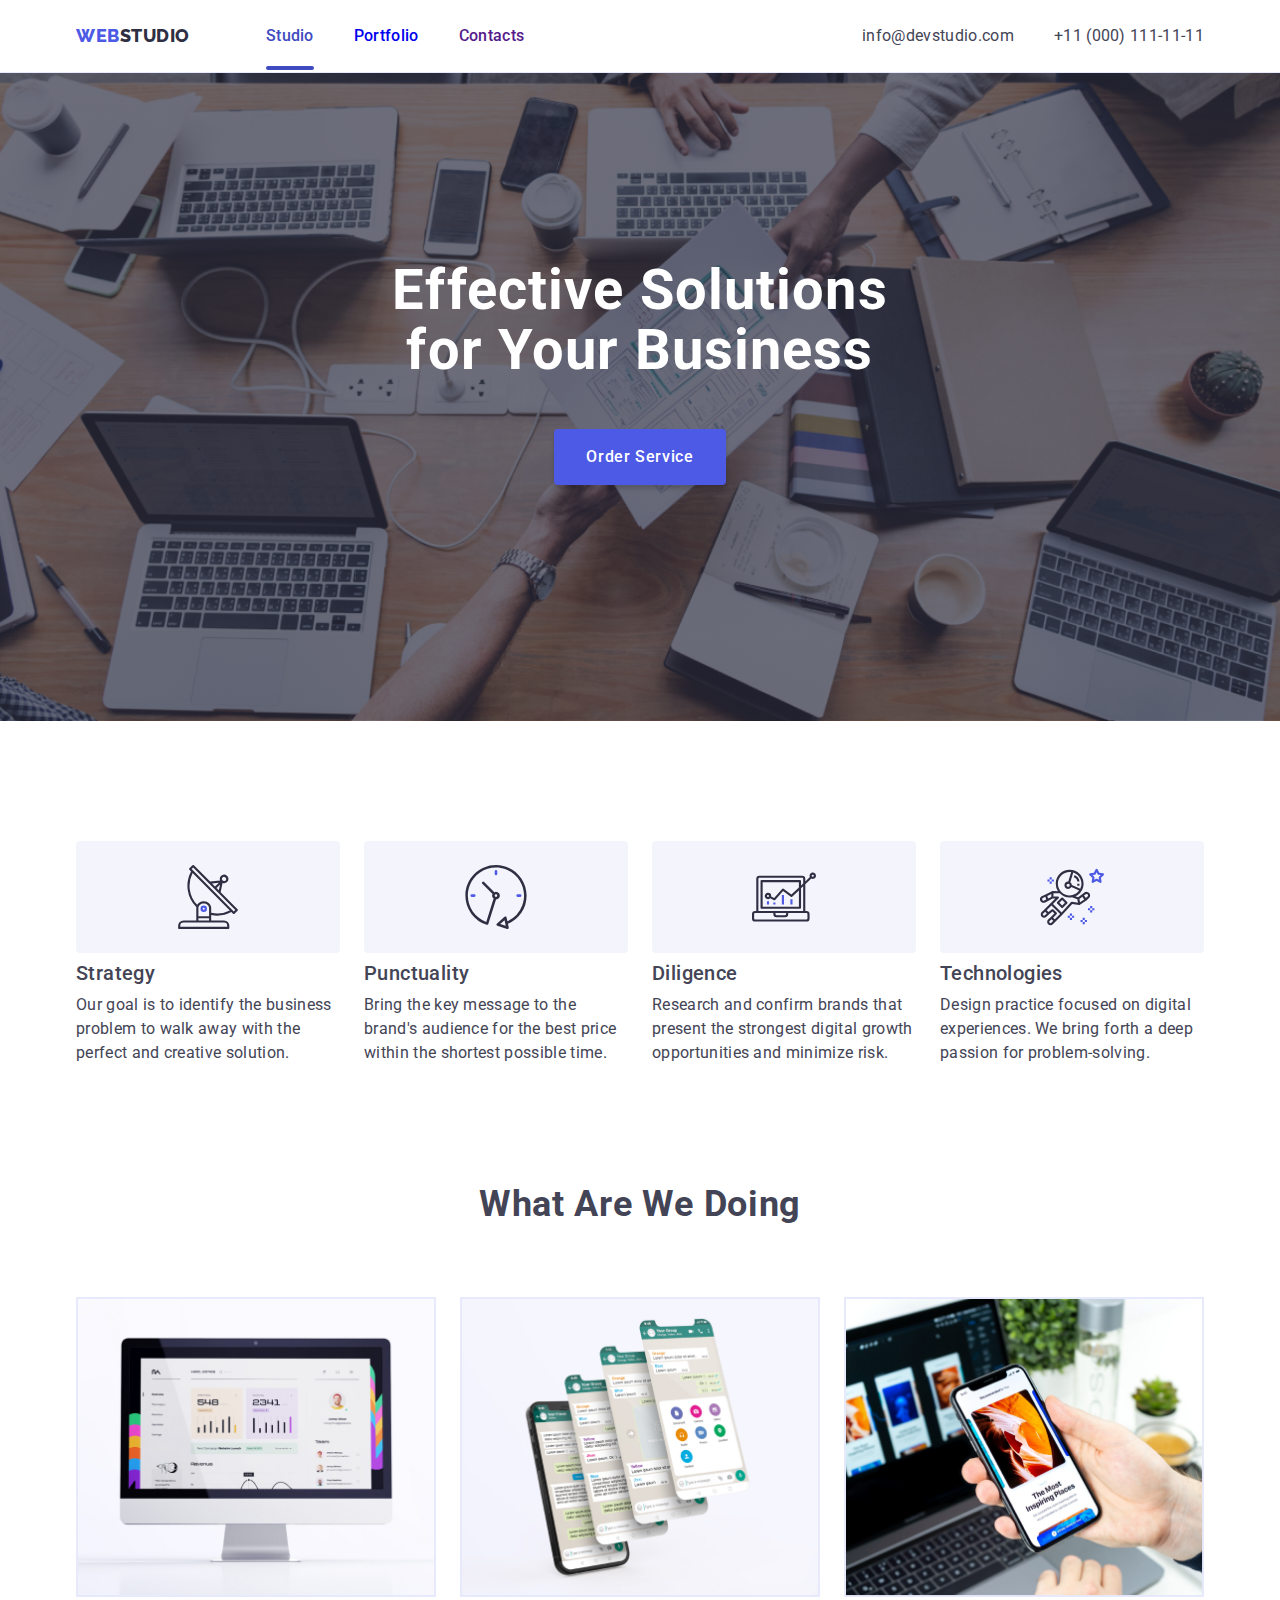
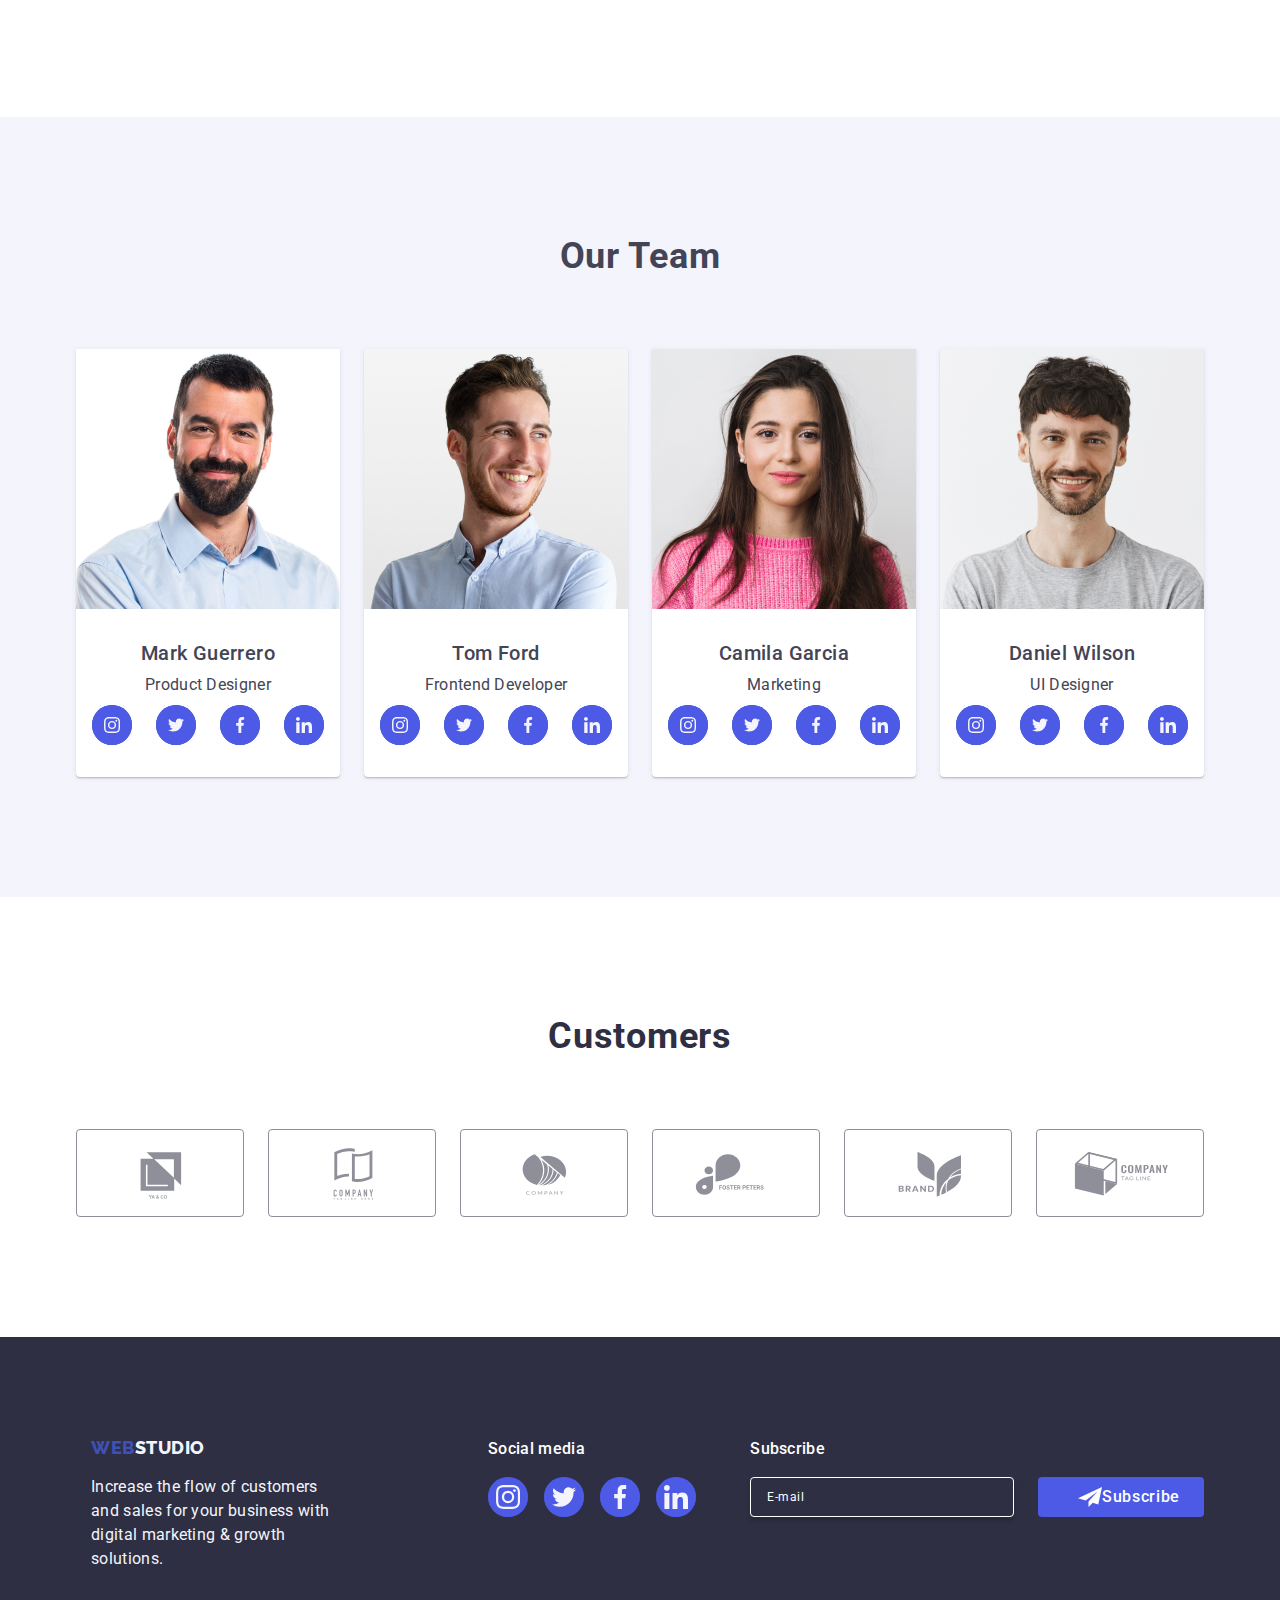
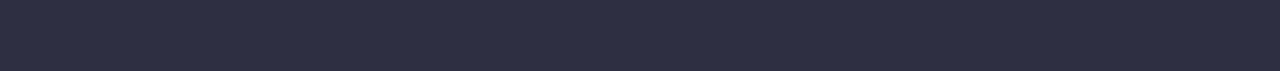
<file: index.html>
<!DOCTYPE html>
<html lang="en">
  <head>
    <meta charset="UTF-8" />
    <link rel="preconnect" href="https://fonts.googleapis.com" />
    <link rel="preconnect" href="https://fonts.gstatic.com" crossorigin />
    <link
      href="https://fonts.googleapis.com/css2?family=Raleway:wght@800&family=Roboto:wght@400;500;700&display=swap"
      rel="stylesheet"
    />
    <meta name="viewport" content="width=device-width, initial-scale=1.0" />
    <link
      rel="stylesheet"
      href="https://cdn.jsdelivr.net/npm/modern-normalize@2.0.0/modern-normalize.min.css"
    />
    <link rel="stylesheet" href="./css/styles.css" />
    <title>Web Studio</title>
    <style>
      body {
        font-family: 'Roboto', sans-serif;
        color: #434455;
        background-color: #ffffff;
      }
      img {
        display: block;
      }
    </style>
  </head>

  <body>
    <header class="header">
      <div class="container-header container">
        <nav class="header-nav">
          <a class="logo link" href="./">Web<span class="studio">Studio</span></a>
          <ul class="list ul-header">
            <li class="nav-list">
              <a class="list-header link current" href="./index.html">Studio</a>
            </li>
            <li class="nav-list">
              <a class="list-header link" href="./portfolio.html">Portfolio</a>
            </li>
            <li class="nav-list">
              <a class="list-header link" href="">Contacts</a>
            </li>
          </ul>
        </nav>
        <address class="add">
          <ul class="ul-add list">
            <li>
              <a class="add-list link" href="mailto:info@devstudio.com">info@devstudio.com</a>
            </li>
            <li>
              <a class="add-list link" href="tel:+110001111111">+11 (000) 111-11-11</a>
            </li>
          </ul>
        </address>
      </div>
    </header>

    <main>
      <!--section 1-->
      <section class="hero section">
        <div class="container">
          <h1 class="title-hero">Effective Solutions for Your Business</h1>
          <button type="button" class="click-hero" data-modal-open
            ><span class="span-order">Order Service</span></button
          >
        </div>
      </section>
      <!--section 2-->
      <section class="features-section section">
        <div class="container">
          <h2 class="second-title visually-hidden">Our features</h2>
          <ul class="list ul-features">
            <li class="list-features">
              <div class="second-section-logos">
                <svg class="logos-second" width="64" height="64">
                  <use href="./images/icons.svg#icon-block-4"></use>
                </svg>
              </div>
              <h3 class="features-titles">Strategy</h3>
              <p class="par-features">
                Our goal is to identify the business problem to walk away with the perfect and
                creative solution.
              </p>
            </li>
            <li class="list-features">
              <div class="second-section-logos">
                <svg class="logos-second" width="64" height="64">
                  <use href="./images/icons.svg#icon-clock-1"></use>
                </svg>
              </div>
              <h3 class="features-titles">Punctuality</h3>
              <p class="par-features">
                Bring the key message to the brand's audience for the best price within the shortest
                possible time.
              </p>
            </li>
            <li class="list-features">
              <div class="second-section-logos">
                <svg class="logos-second" width="64" height="64">
                  <use href="./images/icons.svg#icon-block-3"></use>
                </svg>
              </div>
              <h3 class="features-titles">Diligence</h3>
              <p class="par-features">
                Research and confirm brands that present the strongest digital growth opportunities
                and minimize risk.
              </p>
            </li>
            <li class="list-features">
              <div class="second-section-logos">
                <svg class="logos-second" width="64" height="64">
                  <use href="./images/icons.svg#icon-block-1"></use>
                </svg>
              </div>
              <h3 class="features-titles">Technologies</h3>
              <p class="par-features">
                Design practice focused on digital experiences. We bring forth a deep passion for
                problem-solving.
              </p>
            </li>
          </ul>
        </div>
      </section>
      <!--section 3-->
      <section class="section-do section">
        <div class="container">
          <h2 class="title-do">What are we doing</h2>
          <ul class="list list-do">
            <li class="list-do-do">
              <img class="img-do" src="./images/do1.jpg" alt="Business analysis" width="360" />
            </li>
            <li class="list-do-do">
              <img
                class="img-do"
                src="./images/do2.jpg"
                alt="Individual communication"
                width="360"
              />
            </li>
            <li class="list-do-do">
              <img class="img-do" src="./images/do3.jpg" alt="Special offerings" width="360" />
            </li>
          </ul>
        </div>
      </section>
      <!--section 4-->
      <section class="section-four section">
        <div class="container">
          <h2 class="title-team">Our Team</h2>
          <ul class="list ul-team">
            <li class="list-four">
              <img class="img-team" src="./images/team1.jpg" alt="Mark Guerrero" width="264" />
              <div class="card-team">
                <h3 class="team-names">Mark Guerrero</h3>
                <p class="team-jobs">Product Designer</p>
                <ul class="list logo-social-list">
                  <li class="logo-social-team"
                    ><a class="team-links-social" href="">
                      <svg class="logo-team-svg" width="16" height="16">
                        <use href="./images/icons.svg#icon-instagram-1"></use>
                      </svg>
                    </a>
                  </li>
                  <li class="logo-social-team"
                    ><a class="team-links-social" href="">
                      <svg class="logo-team-svg" width="16" height="16">
                        <use href="./images/icons.svg#icon-twitter-1"></use>
                      </svg>
                    </a>
                  </li>
                  <li class="logo-social-team"
                    ><a class="team-links-social" href="">
                      <svg class="logo-team-svg" width="16" height="16">
                        <use href="./images/icons.svg#icon-facebook-1"></use>
                      </svg>
                    </a>
                  </li>
                  <li class="logo-social-team"
                    ><a class="team-links-social" href="">
                      <svg class="logo-team-svg" width="16" height="16">
                        <use href="./images/icons.svg#icon-linkedin-1"></use>
                      </svg>
                    </a>
                  </li>
                </ul>
              </div>
            </li>
            <li class="list-four">
              <img class="img-team" src="./images/team2.jpg" alt="Tom Ford" width="264" />
              <div class="card-team">
                <h3 class="team-names">Tom Ford</h3>
                <p class="team-jobs">Frontend Developer</p>

                <ul class="list logo-social-list">
                  <li class="logo-social-team"
                    ><a class="team-links-social" href="">
                      <svg class="logo-team-svg" width="16" height="16">
                        <use href="./images/icons.svg#icon-instagram-1"></use>
                      </svg>
                    </a>
                  </li>
                  <li class="logo-social-team"
                    ><a class="team-links-social" href="">
                      <svg class="logo-team-svg" width="16" height="16">
                        <use href="./images/icons.svg#icon-twitter-1"></use>
                      </svg>
                    </a>
                  </li>
                  <li class="logo-social-team"
                    ><a class="team-links-social" href="">
                      <svg class="logo-team-svg" width="16" height="16">
                        <use href="./images/icons.svg#icon-facebook-1"></use>
                      </svg>
                    </a>
                  </li>
                  <li class="logo-social-team"
                    ><a class="team-links-social" href="">
                      <svg class="logo-team-svg" width="16" height="16">
                        <use href="./images/icons.svg#icon-linkedin-1"></use>
                      </svg>
                    </a>
                  </li>
                </ul>
              </div>
            </li>
            <li class="list-four">
              <img class="img-team" src="./images/team3.jpg" alt="Camila Garcia" width="264" />
              <div class="card-team">
                <h3 class="team-names">Camila Garcia</h3>
                <p class="team-jobs">Marketing</p>

                <ul class="list logo-social-list">
                  <li class="logo-social-team"
                    ><a class="team-links-social" href="">
                      <svg class="logo-team-svg" width="16" height="16">
                        <use href="./images/icons.svg#icon-instagram-1"></use>
                      </svg>
                    </a>
                  </li>
                  <li class="logo-social-team"
                    ><a class="team-links-social" href="">
                      <svg class="logo-team-svg" width="16" height="16">
                        <use href="./images/icons.svg#icon-twitter-1"></use>
                      </svg>
                    </a>
                  </li>
                  <li class="logo-social-team"
                    ><a class="team-links-social" href="">
                      <svg class="logo-team-svg" width="16" height="16">
                        <use href="./images/icons.svg#icon-facebook-1"></use>
                      </svg>
                    </a>
                  </li>
                  <li class="logo-social-team"
                    ><a class="team-links-social" href="">
                      <svg class="logo-team-svg" width="16" height="16">
                        <use href="./images/icons.svg#icon-linkedin-1"></use>
                      </svg>
                    </a>
                  </li>
                </ul>
              </div>
            </li>
            <li class="list-four">
              <img class="img-team" src="./images/team4.jpg" alt="Daniel Wilson" width="264" />
              <div class="card-team">
                <h3 class="team-names">Daniel Wilson</h3>
                <p class="team-jobs">UI Designer</p>

                <ul class="list logo-social-list">
                  <li class="logo-social-team"
                    ><a class="team-links-social" href="">
                      <svg class="logo-team-svg" width="16" height="16">
                        <use href="./images/icons.svg#icon-instagram-1"></use>
                      </svg>
                    </a>
                  </li>
                  <li class="logo-social-team"
                    ><a class="team-links-social" href="">
                      <svg class="logo-team-svg" width="16" height="16">
                        <use href="./images/icons.svg#icon-twitter-1"></use>
                      </svg>
                    </a>
                  </li>
                  <li class="logo-social-team"
                    ><a class="team-links-social" href="">
                      <svg class="logo-team-svg" width="16" height="16">
                        <use href="./images/icons.svg#icon-facebook-1"></use>
                      </svg>
                    </a>
                  </li>
                  <li class="logo-social-team"
                    ><a class="team-links-social" href="">
                      <svg class="logo-team-svg" width="16" height="16">
                        <use href="./images/icons.svg#icon-linkedin-1"></use>
                      </svg>
                    </a>
                  </li>
                </ul>
              </div>
            </li>
          </ul>
        </div>
      </section>
      <!-- Section 5 -->
      <section class="section-customers section">
        <div class="section-fifth container">
          <h2 class="title-customers">Customers</h2>
          <ul class="list customers-list">
            <li class="customers-item">
              <a class="link customers-link" href="">
                <svg width="104" height="56" class="custom-logo">
                  <use href="./images/icons.svg#icon-logo-1"></use>
                </svg>
              </a>
            </li>
            <li class="customers-item">
              <a class="link customers-link" href="">
                <svg width="104" height="56" class="custom-logo">
                  <use href="./images/icons.svg#icon-logo-2"></use>
                </svg>
              </a>
            </li>
            <li class="customers-item"
              ><a class="link customers-link" href="">
                <svg width="104" height="56" class="custom-logo">
                  <use href="./images/icons.svg#icon-logo-3"></use>
                </svg>
              </a>
            </li>
            <li class="customers-item"
              ><a class="link customers-link" href="">
                <svg width="104" height="56" class="custom-logo">
                  <use href="./images/icons.svg#icon-logo-4"></use>
                </svg>
              </a>
            </li>
            <li class="customers-item"
              ><a class="link customers-link" href="">
                <svg width="104" height="56" class="custom-logo">
                  <use href="./images/icons.svg#icon-logo-5"></use>
                </svg>
              </a>
            </li>
            <li class="customers-item"
              ><a class="link customers-link" href="">
                <svg width="104" height="56" class="custom-logo">
                  <use href="./images/icons.svg#icon-logo-6"></use>
                </svg>
              </a>
            </li>
          </ul>
        </div>
      </section>
    </main>

    <footer class="foot">
      <div class="container-foot container">
        <div class="container logo-par-foot">
          <a class="logo-foot link" href="index.html">Web<span class="foot-studio">Studio</span></a>
          <p class="foot-par">
            Increase the flow of customers and sales for your business with digital marketing &
            growth solutions.
          </p>
        </div>
        <div class="container">
          <p class="social-foot-text">Social media</p>
          <ul class="foot-social-list list">
            <li class="foot-social-item"
              ><a class="links-social-foot" href="">
                <svg class="foot-social-logo" width="24" height="24">
                  <use class="foot-social-use" href="./images/icons.svg#icon-foot-1"></use>
                </svg>
              </a>
            </li>
            <li class="foot-social-item"
              ><a class="links-social-foot" href="">
                <svg class="foot-social-logo" width="24" height="24">
                  <use class="foot-social-use" href="./images/icons.svg#icon-foot-2"></use>
                </svg>
              </a>
            </li>
            <li class="foot-social-item"
              ><a class="links-social-foot" href="">
                <svg class="foot-social-logo" width="24" height="24">
                  <use class="foot-social-use" href="./images/icons.svg#icon-foot-3"></use>
                </svg>
              </a>
            </li>
            <li class="foot-social-item"
              ><a class="links-social-foot" href="">
                <svg class="foot-social-logo" width="24" height="24">
                  <use class="foot-social-use" href="./images/icons.svg#icon-foot-4"></use>
                </svg>
              </a>
            </li>
          </ul>
        </div>
        <div class="div-form-footer">
          <p class="form-par">Subscribe</p>
          <form class="form-footer">
            <label for="user_email" class="label-box">
              <input
                class="input-foot"
                type="email"
                name="email"
                placeholder="E-mail"
                id="user_email"
                required
              />
            </label>
            <button type="submit" class="button-footer">
              <svg class="svg-footer-button" width="24" height="24">
                <use href="./images/icons.svg#icon-footer-button"></use>
              </svg>
              <span class="text-footer-form">Subscribe</span>
            </button>
          </form>
        </div>
      </div>
    </footer>

    <div class="backdrop is-hidden" data-modal
      ><div class="modal">
        <button class="btn-close" type="button" data-modal-close>
          <svg class="btn-close-icon" width="8" height="8">
            <use href="./images/icons.svg#icon-close-cross"></use>
          </svg>
        </button>
        <p class="title-form"> Leave your contacts and we will call you back </p>
        <form class="form-mod">
          <div class="modal-form-div">
            <label class="modal-form-label" for="user-name">Name</label>
            <div class="form-input-box">
              <input class="box-input" type="text" name="user-name" id="user-name" />
              <svg class="box-input-svg" width="18" height="24">
                <use href="./images/icons.svg#icon-person-first"></use>
              </svg>
            </div>
          </div>

          <div class="modal-form-div">
            <label class="modal-form-label" for="user-name">Phone</label>
            <div class="form-input-box">
              <input class="box-input" type="text" name="user-name" id="user-tel" />
              <svg class="box-input-svg" width="18" height="24">
                <use href="./images/icons.svg#icon-phone-black"></use>
              </svg>
            </div>
          </div>

          <div class="modal-form-div">
            <label class="modal-form-label" for="user-name">Email</label>
            <div class="form-input-box">
              <input class="box-input" type="text" name="user-name" id="user-email" />
              <svg class="box-input-svg" width="18" height="24">
                <use href="./images/icons.svg#icon-email-black"></use>
              </svg>
            </div>
          </div>

          <div class="box-comment">
            <label for="user-comment" class="modal-form-label">Comment</label>

            <textarea
              class="form-textarea"
              name="user-comment"
              id="user-comment"
              placeholder="Text input"
              cols="30"
              rows="10"
            ></textarea>
          </div>

          <div class="modal-form-checkbox-div">
            <input
              class="modal-form-checkbox visually-hidden"
              type="checkbox"
              name="user-privacy"
              id="user-privacy"
              value="true"
            />
            <label class="modal-form-label-checkbox" for="user-privacy"
              ><span class="modal-form-span">
                <svg width="10" height="8" class="modal-form-svg">
                  <use href="./images/icons.svg#icon-checked-click"></use>
                </svg> </span
              >I accept the terms and conditions of the
              <a class="modal-form-link" href="">Privacy Policy</a></label
            >
          </div>

          <button type="submit" class="modal-btn-send"
            ><span class="modal-btn-text">Send</span></button
          >
        </form>
      </div>
    </div>
    <script src="./js/modal.js"></script>
  </body>
</html>
</file>
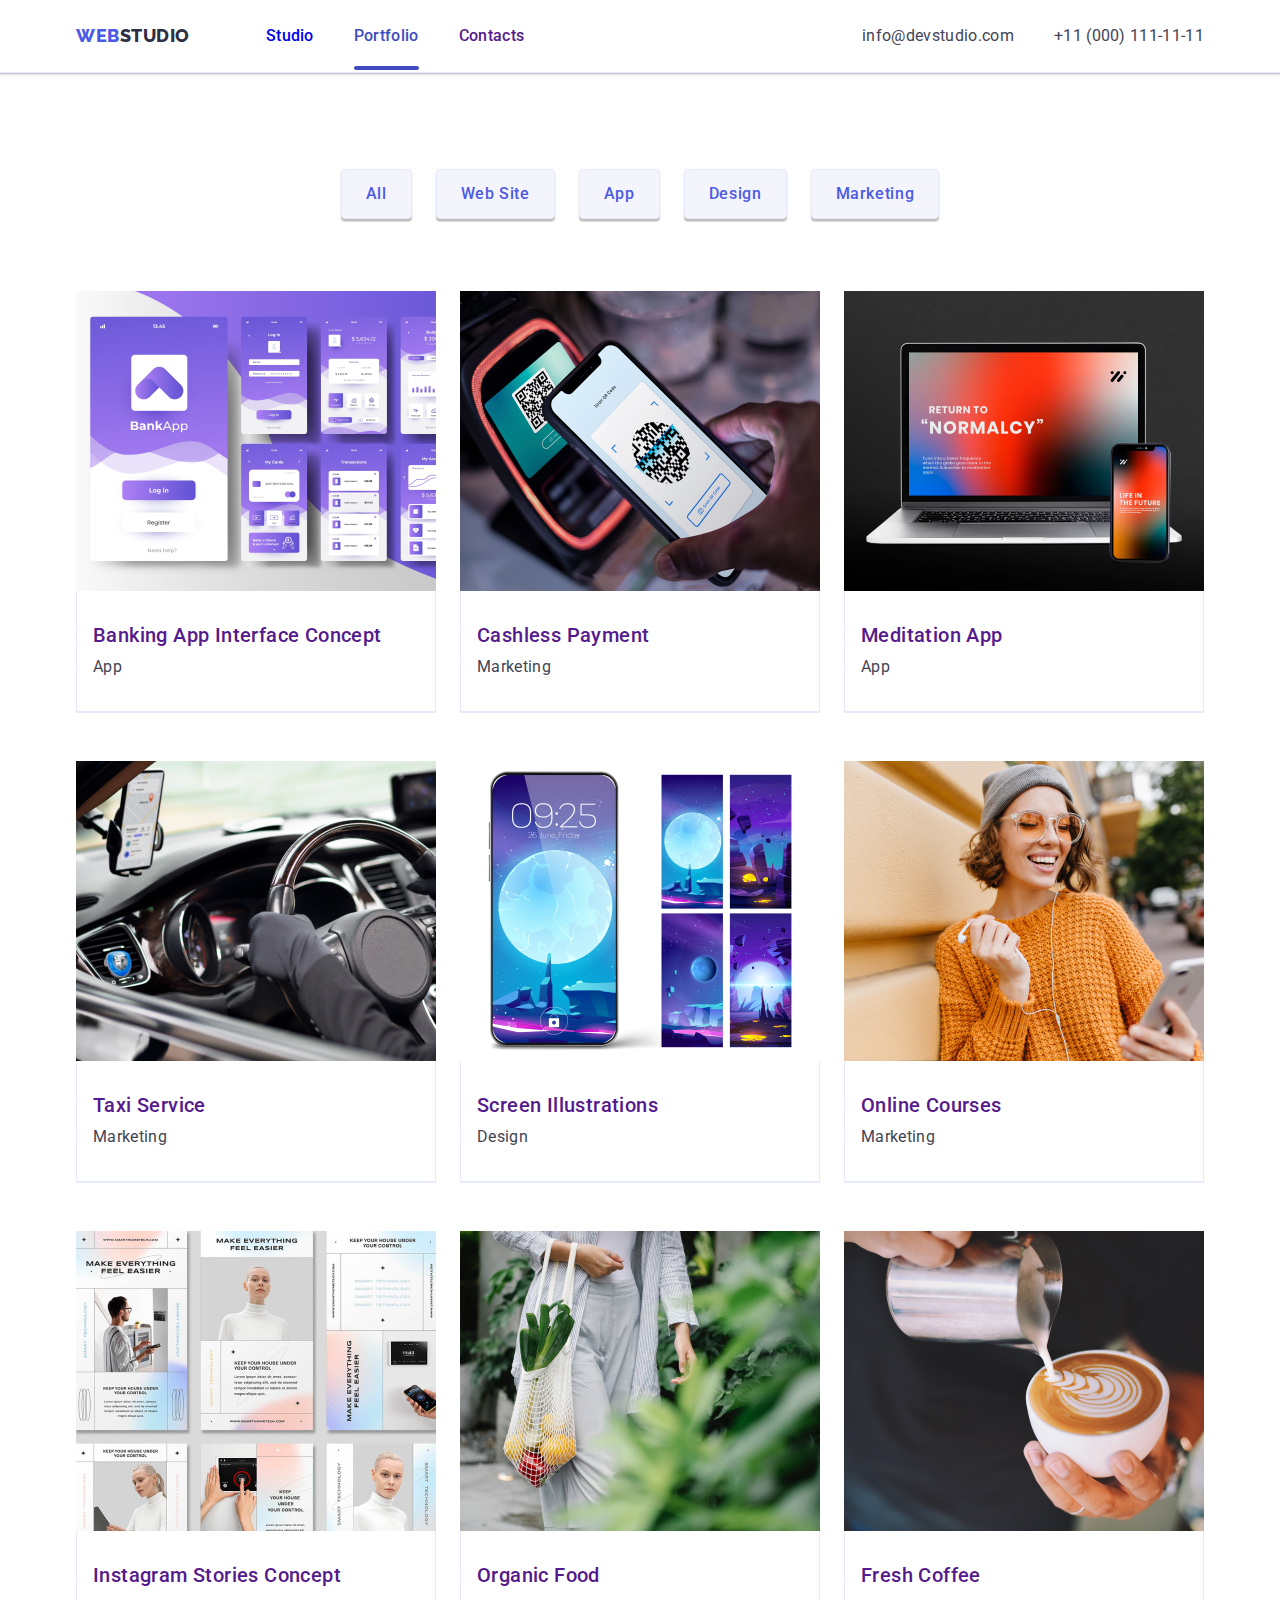
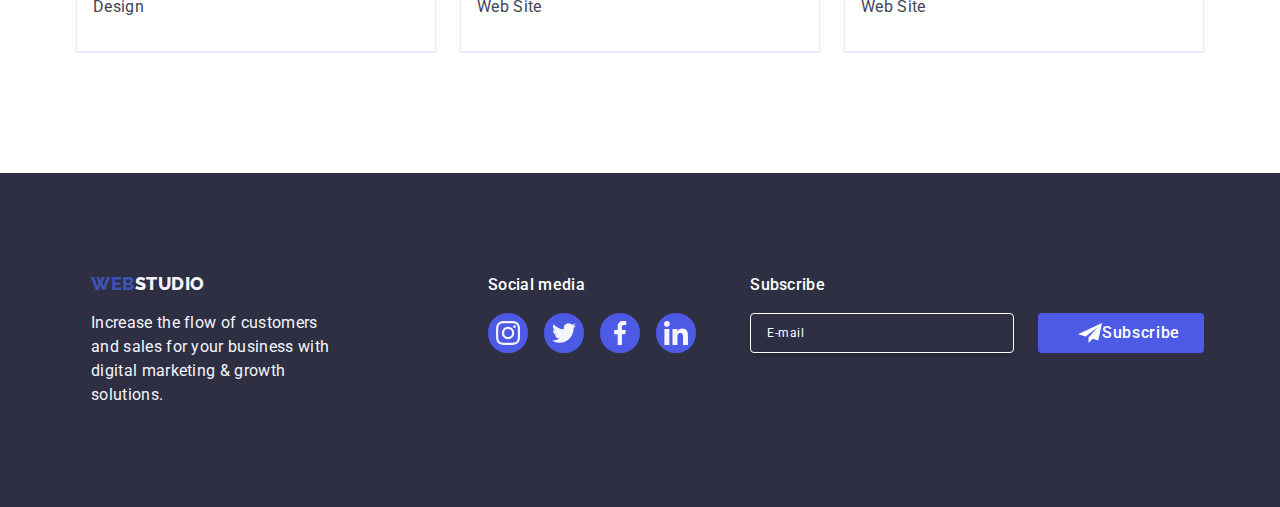
<file: portfolio.html>
<!DOCTYPE html>
<html lang="en">
  <head>
    <meta charset="UTF-8" />
    <link rel="preconnect" href="https://fonts.googleapis.com" />
    <link rel="preconnect" href="https://fonts.gstatic.com" crossorigin />
    <link
      href="https://fonts.googleapis.com/css2?family=Raleway:wght@800&family=Roboto:wght@400;500;700&display=swap"
      rel="stylesheet"
    />
    <meta name="viewport" content="width=device-width, initial-scale=1.0" />
    <link
      rel="stylesheet"
      href="https://cdn.jsdelivr.net/npm/modern-normalize@2.0.0/modern-normalize.min.css"
    />
    <link rel="stylesheet" href="./css/styles.css" />
    <title>Web Studio</title>
    <style>
      body {
        font-family: 'Roboto', sans-serif;
        color: #434455;
        background-color: #ffffff;
      }
      img {
        display: block;
      }
    </style>
  </head>

  <body>
    <header class="header">
      <div class="container-header container">
        <nav class="header-nav">
          <a class="logo link" href="./">Web<span class="studio">Studio</span></a>
          <ul class="list ul-header">
            <li class="nav-list">
              <a class="list-header link" href="./index.html">Studio</a>
            </li>
            <li class="nav-list">
              <a class="list-header link current" href="./portfolio.html">Portfolio</a>
            </li>
            <li class="nav-list">
              <a class="list-header link" href="">Contacts</a>
            </li>
          </ul>
        </nav>
        <address class="add">
          <ul class="ul-add list">
            <li>
              <a class="add-list link" href="mailto:info@devstudio.com">info@devstudio.com</a>
            </li>
            <li>
              <a class="add-list link" href="tel:+110001111111">+11 (000) 111-11-11</a>
            </li>
          </ul>
        </address>
      </div>
    </header>

    <main>
      <section class="portfolio-section section">
        <div class="container">
          <h1 class="title-portfolio visually-hidden">Our portfolio</h1>
          <ul class="list list-buttons">
            <li class="portfolio-buttons-li"
              ><button class="click-port" type="button"
                ><span class="button-text">All</span></button
              ></li
            >
            <li class="portfolio-buttons-li"
              ><button class="click-port" type="button"
                ><span class="button-text">Web Site</span></button
              ></li
            >
            <li class="portfolio-buttons-li"
              ><button class="click-port" type="button"
                ><span class="button-text">App</span></button
              ></li
            >
            <li class="portfolio-buttons-li"
              ><button class="click-port" type="button"
                ><span class="button-text">Design</span></button
              ></li
            >
            <li class="portfolio-buttons-li"
              ><button class="click-port" type="button"
                ><span class="button-text">Marketing</span></button
              ></li
            >
          </ul>
          <ul class="list ul-port">
            <li class="list-images">
              <a class="link port-cards-links" href="">
                <div class="overlay">
                  <img class="img-port" src="./images/port1.jpg" alt="Banking App" width="360" />
                  <p class="overlay-par"
                    >14 Stylish and User-Friendly App Design Concepts · Task Manager App · Calorie
                    Tracker App · Exotic Fruit Ecommerce App · Cloud Storage App</p
                  >
                </div>
                <div class="card-port">
                  <h2 class="second-por">Banking App Interface Concept</h2>
                  <p class="port-par">App</p>
                </div>
              </a>
            </li>
            <li class="list-images">
              <a class="link port-cards-links" href=""
                ><div class="overlay">
                  <img
                    class="img-port"
                    src="./images/port2.jpg"
                    alt="Cashless Payment"
                    width="360"
                  /><p class="overlay-par"
                    >14 Stylish and User-Friendly App Design Concepts · Task Manager App · Calorie
                    Tracker App · Exotic Fruit Ecommerce App · Cloud Storage App</p
                  >
                </div>
                <div class="card-port">
                  <h2 class="second-por">Cashless Payment</h2>
                  <p class="port-par">Marketing</p>
                </div>
              </a>
            </li>
            <li class="list-images">
              <a class="link port-cards-links" href=""
                ><div class="overlay">
                  <img class="img-port" src="./images/port3.jpg" alt="Meditation App" width="360" />
                  <p class="overlay-par"
                    >14 Stylish and User-Friendly App Design Concepts · Task Manager App · Calorie
                    Tracker App · Exotic Fruit Ecommerce App · Cloud Storage App</p
                  >
                </div>
                <div class="card-port">
                  <h2 class="second-por">Meditation App</h2>
                  <p class="port-par">App</p>
                </div>
              </a>
            </li>
            <li class="list-images">
              <a class="link port-cards-links" href="">
                <div class="overlay">
                  <img class="img-port" src="./images/port4.jpg" alt="Taxi Service" width="360" />
                  <p class="overlay-par"
                    >14 Stylish and User-Friendly App Design Concepts · Task Manager App · Calorie
                    Tracker App · Exotic Fruit Ecommerce App · Cloud Storage App</p
                  >
                </div>
                <div class="card-port">
                  <h2 class="second-por">Taxi Service</h2>
                  <p class="port-par">Marketing</p>
                </div>
              </a>
            </li>
            <li class="list-images">
              <a class="link port-cards-links" href=""
                ><div class="overlay">
                  <img
                    class="img-port"
                    src="./images/port5.jpg"
                    alt="Screen Illustrations"
                    width="360"
                  />
                  <p class="overlay-par"
                    >14 Stylish and User-Friendly App Design Concepts · Task Manager App · Calorie
                    Tracker App · Exotic Fruit Ecommerce App · Cloud Storage App</p
                  >
                </div>
                <div class="card-port">
                  <h2 class="second-por">Screen Illustrations</h2>
                  <p class="port-par">Design</p>
                </div>
              </a>
            </li>
            <li class="list-images">
              <a class="link port-cards-links" href=""
                ><div class="overlay">
                  <img class="img-port" src="./images/port6.jpg" alt="Online Courses" width="360" />
                  <p class="overlay-par"
                    >14 Stylish and User-Friendly App Design Concepts · Task Manager App · Calorie
                    Tracker App · Exotic Fruit Ecommerce App · Cloud Storage App</p
                  >
                </div>
                <div class="card-port">
                  <h2 class="second-por">Online Courses</h2>
                  <p class="port-par">Marketing</p>
                </div>
              </a>
            </li>
            <li class="list-images">
              <a class="link port-cards-links" href=""
                ><div class="overlay">
                  <img
                    class="img-port"
                    src="./images/port7.jpg"
                    alt="Instagram Stories Concept"
                    width="360"
                  />
                  <p class="overlay-par"
                    >14 Stylish and User-Friendly App Design Concepts · Task Manager App · Calorie
                    Tracker App · Exotic Fruit Ecommerce App · Cloud Storage App</p
                  >
                </div>
                <div class="card-port">
                  <h2 class="second-por">Instagram Stories Concept</h2>
                  <p class="port-par">Design</p>
                </div>
              </a>
            </li>
            <li class="list-images">
              <a class="link port-cards-links" href=""
                ><div class="overlay">
                  <img class="img-port" src="./images/port8.jpg" alt="Organic Food" width="360" />
                  <p class="overlay-par"
                    >14 Stylish and User-Friendly App Design Concepts · Task Manager App · Calorie
                    Tracker App · Exotic Fruit Ecommerce App · Cloud Storage App</p
                  >
                </div>
                <div class="card-port">
                  <h2 class="second-por">Organic Food</h2>
                  <p class="port-par">Web Site</p>
                </div>
              </a>
            </li>
            <li class="list-images">
              <a class="link port-cards-links" href=""
                ><div class="overlay">
                  <img class="img-port" src="./images/port9.jpg" alt="Fresh Coffee" width="360" />
                  <p class="overlay-par"
                    >14 Stylish and User-Friendly App Design Concepts · Task Manager App · Calorie
                    Tracker App · Exotic Fruit Ecommerce App · Cloud Storage App</p
                  >
                </div>
                <div class="card-port">
                  <h2 class="second-por">Fresh Coffee</h2>
                  <p class="port-par">Web Site</p>
                </div>
              </a>
            </li>
          </ul>
        </div>
      </section>
    </main>

    <footer class="foot">
      <div class="container-foot container">
        <div class="container logo-par-foot">
          <a class="logo-foot link" href="index.html">Web<span class="foot-studio">Studio</span></a>
          <p class="foot-par">
            Increase the flow of customers and sales for your business with digital marketing &
            growth solutions.
          </p>
        </div>
        <div class="container">
          <p class="social-foot-text">Social media</p>
          <ul class="foot-social-list list">
            <li class="foot-social-item"
              ><a class="links-social-foot" href="">
                <svg class="foot-social-logo" width="24" height="24">
                  <use class="foot-social-use" href="./images/icons.svg#icon-foot-1"></use>
                </svg>
              </a>
            </li>
            <li class="foot-social-item"
              ><a class="links-social-foot" href="">
                <svg class="foot-social-logo" width="24" height="24">
                  <use class="foot-social-use" href="./images/icons.svg#icon-foot-2"></use>
                </svg>
              </a>
            </li>
            <li class="foot-social-item"
              ><a class="links-social-foot" href="">
                <svg class="foot-social-logo" width="24" height="24">
                  <use class="foot-social-use" href="./images/icons.svg#icon-foot-3"></use>
                </svg>
              </a>
            </li>
            <li class="foot-social-item"
              ><a class="links-social-foot" href="">
                <svg class="foot-social-logo" width="24" height="24">
                  <use class="foot-social-use" href="./images/icons.svg#icon-foot-4"></use>
                </svg>
              </a>
            </li>
          </ul>
        </div>
        <div class="div-form-footer">
          <p class="form-par">Subscribe</p>
          <form class="form-footer">
            <label for="user_email" class="label-box">
              <input
                class="input-foot"
                type="email"
                name="email"
                placeholder="E-mail"
                id="user_email"
                required
              />
            </label>
            <button type="submit" class="button-footer">
              <svg class="svg-footer-button" width="24" height="24">
                <use href="./images/icons.svg#icon-footer-button"></use>
              </svg>
              <span class="text-footer-form">Subscribe</span>
            </button>
          </form>
        </div>
      </div>
    </footer>
  </body>
</html>
</file>
<file: css/styles.css>
:root {
  --brand-color: #3f51b5;
  --button-color: #e7e9fc;
  --social-color: #4d5ae5;
  --logo-team: #f4f4fd;
  --social-foot: #4d5ae5;
  --foot-logo-fill: #f4f4fd;
  --custom-title: #2e2f42;
  --custom-links: #8e8f99;
  --label-color: #8e8f99;
  --input-color: #404bbf;
}

h1,
h2,
h3,
h4,
h5,
h6,
p {
  margin: 0;
}

.visually-hidden {
  position: absolute;
  width: 1px;
  height: 1px;
  margin: -1px;
  border: 0;
  padding: 0;

  white-space: nowrap;
  clip-path: inset(100%);
  clip: rect(0 0 0 0);
  overflow: hidden;
}

img {
  display: block;
}

.container {
  width: 1158px;
  margin: 0 auto;
  padding: 0 15px;
}

.container-header {
  display: flex;
}

.header {
  border-bottom: 1px solid #e7e9fc;
  background: #fff;
  margin-left: auto;
  margin-right: auto;
  box-shadow: 0px 2px 1px rgba(46, 47, 66, 0.08), 0px 1px 1px rgba(46, 47, 66, 0.16),
    0px 1px 6px rgba(46, 47, 66, 0.08);
}

.logo {
  font-family: 'Raleway', sans-serif;
  font-weight: 800;
  font-size: 18px;
  line-height: 1.17;
  letter-spacing: 0.03em;
  text-transform: uppercase;
  color: #4d5ae5;
  display: flex;
  height: 24px;
  align-items: center;
  flex-shrink: 0;
  margin-right: 76px;
}

.link {
  text-decoration: none;
}

.studio {
  color: #2e2f42;
}

.list {
  list-style: none;
  margin: 0;
  padding: 0;
}

.add {
  font-style: normal;
  margin-left: auto;
  padding: 24px 0;
}

.ul-add {
  display: flex;
  align-items: flex-start;
  gap: 40px;
  list-style-type: none;
}

.add-list {
  color: #434455;
  font-size: 16px;
  line-height: 1.5;
  letter-spacing: 0.02em;
  gap: 40px;
  padding: 24px 0;
  transition: color 250ms cubic-bezier(0.4, 0, 0.2, 1);
}

.add-list:hover {
  color: #404bbf;
}

.add-list:focus {
  color: #404bbf;
}

.list-header:hover {
  color: #404bbf;
}

.list-header:focus {
  color: #404bbf;
}

.hero {
  background-color: #2e2f42;
  flex-shrink: 0;
  padding: 188px 0;
  background-image: linear-gradient(rgba(46, 47, 66, 0.7), rgba(46, 47, 66, 0.7)),
    url(../images/office.jpg);
  background-repeat: no-repeat;
  background-size: cover;
  max-width: 1440px;
  background-position: center;
}

.click-hero {
  background-color: #4d5ae5;
  font-weight: 500;
  font-size: 16px;
  line-height: 1.5;
  letter-spacing: 0.04em;
  color: #ffffff;
  cursor: pointer;
  display: flex;
  padding: 16px 32px;
  align-items: flex-start;
  border-radius: 4px;
  box-shadow: 0px 4px 4px 0px rgba(0, 0, 0, 0.15);
  display: block;
  min-width: 169px;
  height: 56px;
  border: none;
  cursor: pointer;
  margin: 48px auto;
  transition: background-color 250ms cubic-bezier(0.4, 0, 0.2, 1);
}

.features-section {
  padding: 120px 0;
}

.click-hero:hover {
  background-color: #404bbf;
}

.click-hero:focus {
  background-color: #404bbf;
}

.button-text:hover,
.button-text:focus {
  color: #fff;
}

button {
  cursor: pointer;
}

.second-por {
  font-size: 20px;
  font-style: normal;
  font-weight: 500;
  line-height: 1.2;
  letter-spacing: 0.4px;
  margin-bottom: 8px;
}

.par-features {
  font-size: 16px;
  font-style: normal;
  font-weight: 400;
  line-height: 1.5;
  letter-spacing: 0.32px;
}

.section-four {
  background-color: #f4f4fd;
  flex-shrink: 0;
  padding: 120px 0;
}

.list-four {
  background-color: #ffffff;
  font-weight: 500;
  font-size: 20px;
  line-height: 1.2;
  letter-spacing: 0.02em;
  width: calc((100% - 72px) / 4);
  border-radius: 0px 0px 4px 4px;
  box-shadow: 0px 2px 1px 0px rgba(46, 47, 66, 0.08), 0px 1px 1px 0px rgba(46, 47, 66, 0.16),
    0px 1px 6px 0px rgba(46, 47, 66, 0.08);
}

.foot {
  background-color: #2e2f42;
  padding: 100px 0;
  margin-left: auto;
  margin-right: auto;
}

.foot-studio {
  color: #f4f4fd;
}

.logo-foot {
  color: #3f51b5;
  font-family: Raleway;
  font-size: 18px;
  font-weight: 800;
  line-height: 1.16;
  letter-spacing: 0.54px;
  text-transform: uppercase;
  margin-bottom: 16px;
  display: block;
}

.foot-par {
  color: #f4f4fd;
  font-size: 16px;
  font-style: normal;
  font-weight: 400;
  line-height: 1.5;
  letter-spacing: 0.32px;
  max-width: 264px;
}

.click-port {
  border: 1px solid #e7e9fc;
  background: #f4f4fd;
  border-radius: 4px;
  padding: 12px 24px;
  box-shadow: 0px 3px 1px rgba(0, 0, 0, 0.1), 0px 2px 1px rgba(0, 0, 0, 0.08),
    0px 2px 2px rgba(0, 0, 0, 0.12);
  transition: color 250ms cubic-bezier(0.4, 0, 0.2, 1),
    background-color 250ms cubic-bezier(0.4, 0, 0.2, 1),
    border-color 250ms cubic-bezier(0.4, 0, 0.2, 1), box-shadow 250ms cubic-bezier(0.4, 0, 0.2, 1);
}

.click-port:hover,
.click-port:focus {
  color: #ffffff;
  background-color: #404bbf;
  border: 1px solid transparent;
  box-shadow: 0px 3px 1px rgba(0, 0, 0, 0.1), 0px 2px 1px rgba(0, 0, 0, 0.08),
    0px 2px 2px rgba(0, 0, 0, 0.12);
}

.port-par {
  color: var(--SLATE, #434455);
  font-family: Roboto;
  font-size: 16px;
  font-style: normal;
  font-weight: 400;
  line-height: 24px;
  letter-spacing: 0.32px;
  height: 100%;
  width: 100%;
}

.list-images {
  border-bottom: 1px solid #e7e9fc;
  width: calc((100% - 48px) / 3);
}

.section {
  margin-left: auto;
  margin-right: auto;
}

.title-hero {
  font-size: 56px;
  line-height: 1.07;
  text-align: center;
  letter-spacing: 0.02em;
  color: #ffffff;
  max-width: 496px;
  margin: auto;
}

.span-order {
  color: #fff;
  font-size: 16px;
  font-weight: 500;
  line-height: 1.5;
  letter-spacing: 0.64px;
}

.list-features {
  width: calc((100% - 72px) / 4);
}

.title-do {
  text-align: center;
  font-size: 36px;
  font-weight: 700;
  line-height: 1.11;
  letter-spacing: 0.72px;
  text-transform: capitalize;
  margin-bottom: 72px;
}

.list-do {
  display: flex;
  gap: 24px;
}

.list-do-do {
  display: flex;
  flex-direction: column;
  align-items: flex-start;
  width: calc((100% - 48px) / 3);
}

.features-titles {
  font-size: 20px;
  font-weight: 500;
  line-height: 1.2;
  letter-spacing: 0.4px;
  margin-bottom: 8px;
}

.section-do {
  padding-bottom: 120px;
}

.img-do {
  border: 1px solid #e7e9fc;
  background: lightgray -72.845px -19px / 144.444% 112.667% no-repeat;
}

.title-team {
  text-align: center;
  font-size: 36px;
  font-weight: 700;
  line-height: 1.11;
  letter-spacing: 0.72px;
  text-transform: capitalize;
  margin-bottom: 72px;
}

.ul-team {
  display: flex;
  gap: 24px;
}

.img-team {
  background: lightgray -97.034px -0.927px / 181.897% 251.37% no-repeat;
}

.card-team {
  padding: 32px 0;
}

.team-names {
  text-align: center;
  font-size: 20px;
  font-weight: 500;
  line-height: 1.2;
  letter-spacing: 0.4px;
  margin-bottom: 8px;
}

.team-jobs {
  text-align: center;
  font-size: 16px;
  font-weight: 400;
  line-height: 1.5;
  letter-spacing: 0.32px;
}

.title-customers {
  color: var(--custom-title);
  text-align: center;
  font-size: 36px;
  font-style: normal;
  font-weight: 700;
  line-height: 1.11;
  letter-spacing: 0.72px;
  text-transform: capitalize;
  margin-bottom: 72px;
}

.contact-mail-tel {
  color: #434455;
  font-size: 16px;
  font-weight: 400;
  line-height: 1.5px;
  letter-spacing: 0.32px;
}

.ul-header {
  display: flex;
  gap: 40px;
}

.ul-features {
  display: flex;
  gap: 24px;
}

.header-nav {
  display: flex;
  align-items: center;
}

.nav-list {
  display: block;
}

.list-buttons {
  display: flex;
  justify-content: center;
  margin-bottom: 72px;
  gap: 24px;
}

.list-header {
  font-size: 16px;
  font-weight: 500;
  line-height: 1.5;
  letter-spacing: 0.32px;
  padding: 24px 0;
}

.all-button-text {
  color: #fff;
  text-align: center;
  font-size: 16px;
  font-weight: 500;
  line-height: 1.5px;
  letter-spacing: 0.64px;
}

.all-button-text:hover,
.all-button-text:focus {
  color: #4d5ae5;
  box-shadow: 0px 2px 1px 0px rgba(46, 47, 66, 0.08), 0px 1px 1px 0px rgba(46, 47, 66, 0.16),
    0px 1px 6px 0px rgba(46, 47, 66, 0.08);
}

.button-text {
  color: #4d5ae5;
  text-align: center;
  font-size: 16px;
  font-weight: 500;
  line-height: 1.5;
  letter-spacing: 0.64px;
}

.ul-port {
  display: flex;
  flex-wrap: wrap;
  column-gap: 24px;
  row-gap: 48px;
}

.list-images {
  background: #fff;
}

.img-port {
  width: 360px;
  flex-shrink: 0;
  background: lightgray 50% / cover no-repeat;
}

.card-port {
  padding: 32px 16px;
  border: 1px solid #e7e9fc;
  border-top: none;
}

.portfolio-section {
  padding-top: 96px;
  padding-bottom: 120px;
}

.container-foot {
  display: flex;
  align-items: baseline;
}

.foot-social-list {
  display: flex;
  gap: 16px;
}

.foot-social-logo {
  fill: var(--foot-logo-fill);
}

.social-foot-text {
  color: #fff;
  font-weight: 500;
  line-height: 1.5;
  letter-spacing: 0.02em;
  margin-bottom: 16px;
}

.custom-logo {
  fill: currentColor;
  margin: 16px 32px;
}

.customers-list {
  display: flex;
  gap: 24px;
  height: 100%;
  width: 100%;
}

.logo-social-list {
  display: flex;
  gap: 24px;
  margin-top: 8px;
  justify-content: center;
  align-items: center;
}

.customers-item {
  width: calc((100% - 120px) / 6);
  height: 88px;
}

.second-section-logos {
  border-radius: 4px;
  background: var(--CLOUD, #f4f4fd);
  margin-bottom: 8px;
  display: flex;
  align-items: center;
  justify-content: center;
  height: 112px;
}

.logos-second {
  margin: 24px 100px;
}

.custom-logo:hover,
.custom-logo:focus {
  fill: #404bbf;
  box-shadow: 0px 2px 1px 0px rgba(46, 47, 66, 0.08), 0px 1px 1px 0px rgba(46, 47, 66, 0.16),
    0px 1px 6px 0px rgba(46, 47, 66, 0.08);
}

.customers-item:hover,
.customers-item:focus {
  border-color: #404bbf;
  box-shadow: 0px 2px 1px 0px rgba(46, 47, 66, 0.08), 0px 1px 1px 0px rgba(46, 47, 66, 0.16),
    0px 1px 6px 0px rgba(46, 47, 66, 0.08);
}

.logo-social-team {
  border-radius: 50%;
  background: #404bbf;
  border-color: #404bbf;
  width: 40px;
  height: 40px;
}

.team-social-links:hover,
.team-social-links:focus {
  background-color: #404bbf;
}

.logo-team-svg {
  fill: var(--logo-team);
  margin: 12px;
}

.foot-social-item {
  height: 40px;
  width: 40px;
  border-radius: 50%;
  background: #404bbf;
  border-color: #404bbf;
  transition: background-color 250ms cubic-bezier(0.4, 0, 0.2, 1);
}

.foot-social-logo {
  margin: 8px;
}

.foot-social-item:hover,
.foot-social-item:focus {
  background-color: #31d0aa;
  box-shadow: 0px 2px 1px 0px rgba(46, 47, 66, 0.08), 0px 1px 1px 0px rgba(46, 47, 66, 0.16),
    0px 1px 6px 0px rgba(46, 47, 66, 0.08);
}

.logo-social-team:hover,
.logo-social-team:focus {
  background-color: #31d0aa;
  box-shadow: 0px 2px 1px 0px rgba(46, 47, 66, 0.08), 0px 1px 1px 0px rgba(46, 47, 66, 0.16),
    0px 1px 6px 0px rgba(46, 47, 66, 0.08);
}

.current {
  position: relative;
  color: #404bbf;
  transition: color 250ms cubic-bezier(0.4, 0, 0.2, 1);
}

.current::after {
  content: '';
  position: absolute;
  left: 0;
  bottom: -1px;
  height: 4px;
  background-color: #404bbf;
  border-radius: 2px;
  width: 100%;
}

.backdrop {
  position: fixed;
  width: 100%;
  height: 100%;
  top: 0;
  left: 0;
  background-color: rgba(46, 47, 66, 0.4);
  transition: opacity 250ms cubic-bezier(0.4, 0, 0.2, 1),
    visibility 250ms cubic-bezier(0.4, 0, 0.2, 1);
  transform: translateY(0);
  z-index: 100;
}

.modal {
  position: absolute;
  top: 50%;
  left: 50%;
  transform: translate(-50%, -50%) scale(1);
  padding: 72px 24px 24px 24px;
  min-height: 584px;
  width: 408px;

  border-radius: 4px;

  background-color: #fcfcfc;
  box-shadow: 0px 1px 1px rgba(0, 0, 0, 0.14), 0px 1px 3px rgba(0, 0, 0, 0.12),
    0px 2px 1px rgba(0, 0, 0, 0.2);
  transition: transform 250ms cubic-bezier(0.4, 0, 0.2, 1);
}

.btn-close {
  position: absolute;
  right: 24px;
  top: 24px;
  width: 24px;
  height: 24px;
  background-color: transparent;
  display: flex;
  align-items: center;
  justify-content: center;
  border: 1px solid rgba(0, 0, 0, 0.1);
  cursor: pointer;
  border-radius: 50%;
  background-color: #e7e9fc;
  padding: 0;
  transition: background-color 250ms cubic-bezier(0.4, 0, 0.2, 1),
    border 250ms cubic-bezier(0.4, 0, 0.2, 1);
}

.btn-close:hover,
.btn-close:focus {
  background-color: #404bbf;
  border: none;
  fill: #ffffff;
}

.backdrop.is-hidden {
  visibility: hidden;
  opacity: 0;
  pointer-events: none;
}

.port-cards-links {
  transition: box-shadow 250ms cubic-bezier(0.4, 0, 0.2, 1);
  display: block;
}

.port-cards-links:hover {
  box-shadow: 0px 1px 6px rgba(46, 47, 66, 0.08), 0px 1px 1px rgba(46, 47, 66, 0.16),
    0px 2px 1px rgba(46, 47, 66, 0.08);
  transform: translateY(0%);
}

.port-cards-links:focus {
  box-shadow: 0px 1px 6px rgba(46, 47, 66, 0.08), 0px 1px 1px rgba(46, 47, 66, 0.16),
    0px 2px 1px rgba(46, 47, 66, 0.08);
  transform: translateY(0%);
}

.port-cards-links:hover .overlay-par {
  transform: translateY(0%);
}

.port-cards-links:focus .overlay-par {
  transform: translateY(0%);
}

.overlay {
  position: relative;
  overflow: hidden;
}

.overlay-par {
  color: #f4f4fd;

  font-size: 16px;
  font-style: normal;
  font-weight: 400;
  line-height: 1.5;
  letter-spacing: 0.32px;

  position: absolute;
  height: 100%;
  width: 100%;
  transform: translateY(100%);
  top: 0;
  background: #4d5ae5;
  padding: 40px 32px;
  transition: transform 250ms cubic-bezier(0.4, 0, 0.2, 1);
}

.logo-par-foot {
  margin-right: 120px;
}

.links-social-foot {
  width: 100%;
  height: 100%;
  background-color: var(--social-foot);
  border-radius: 50%;
  display: flex;
  align-items: center;
  justify-content: center;
  transition: background-color 250ms cubic-bezier(0.4, 0, 0.2, 1);
}

.links-social-foot:hover,
.links-social-foot:focus {
  background-color: #31d0aa;
}

.section-customers {
  padding-top: 120px;
  padding-bottom: 120px;
  height: 100%;
  width: 100%;
}

.customers-link {
  border: 1px solid #8e8f99;
  border-radius: 4px;
  display: flex;
  align-items: center;
  justify-content: center;
  color: var(--custom-links);
  transition: border-color 250ms cubic-bezier(0.4, 0, 0.2, 1),
    color 250ms cubic-bezier(0.4, 0, 0.2, 1);
  width: 100%;
  height: 100%;
  width: 168px;
  height: 88px;
}

.customers-link:hover,
.customers-link:focus {
  border-color: #404bbf;
  color: #404bbf;
}

.btn-close-icon {
  transition: fill 250ms cubic-bezier(0.4, 0, 0.2, 1);
}

.portfolio-buttons-li {
  transition: color 250ms cubic-bezier(0.4, 0, 0.2, 1),
    background-color 250ms cubic-bezier(0.4, 0, 0.2, 1),
    border-color 250ms cubic-bezier(0.4, 0, 0.2, 1), box-shadow 250ms cubic-bezier(0.4, 0, 0.2, 1);
}

.team-links-social {
  width: 100%;
  height: 100%;
  background-color: var(--social-color);
  border-radius: 50%;
  display: flex;
  align-items: center;
  justify-content: center;
  transition: background-color 250ms cubic-bezier(0.4, 0, 0.2, 1);
}

.team-links-social:hover,
.team-links-social:focus {
  background-color: #404bbf;
}

.focus-links:focus {
  box-shadow: 0px 1px 6px rgba(46, 47, 66, 0.08), 0px 1px 1px rgba(46, 47, 66, 0.16),
    0px 2px 1px rgba(46, 47, 66, 0.08);
}

.focus-links:focus .overlay-par {
  transform: translateY(0%);
}

.title-form {
  color: var(--NAVY-BLUE, #2e2f42);
  text-align: center;
  font-size: 16px;
  font-style: normal;
  font-weight: 500;
  line-height: 1.5;
  letter-spacing: 0.32px;
  width: 360px;
  margin-bottom: 16px;
}

.modal-form-label {
  color: #8e8f99;
  font-size: 12px;
  line-height: 1.17;
  letter-spacing: 0.48px;
  margin-bottom: 4px;
  display: block;
}

.box-input {
  width: 360px;
  height: 40px;
  padding: 8px 16px 8px 38px;
  border-radius: 4px;
  border: 1px solid rgba(46, 47, 66, 0.4);
  position: relative;
  outline: transparent;
  background-color: transparent;
  transition: border-color 250ms cubic-bezier(0.4, 0, 0.2, 1);
}

.box-input:focus-within {
  border-color: #4d5ae5;
}

.box-input:focus-within + .box-input-svg {
  fill: #4d5ae5;
}

.box-input-svg {
  position: absolute;
  left: 16px;
  top: 50%;
  transform: translateY(-50%);
  transition: fill 250ms cubic-bezier(0.4, 0, 0.2, 1);
  fill: transparent;
  stroke: #404040;
}

.box-input:focus .box-input-svg {
  fill: #4d5ae5;
}

.modal-form-div {
  position: relative;
  margin-bottom: 8px;
}

.form-textarea {
  width: 100%;
  height: 120px;
  font-size: 12px;
  line-height: 1.17;
  letter-spacing: 0.04em;
  color: rgba(46, 47, 66, 0.4);
  background-color: transparent;
  padding: 8px 16px;
  outline: transparent;
  transition: border-color 250ms cubic-bezier(0.4, 0, 0.2, 1);
  border-radius: 4px;
  border: 1px solid rgba(46, 47, 66, 0.4);
  resize: none;
}

.form-textarea:focus {
  border-color: #4d5ae5;
}

.form-textarea:placeholder {
  color: rgba(46, 47, 66, 0.4);
  font-style: normal;
  font-weight: 400;
  line-height: 1.16;
  letter-spacing: 0.48px;
  outline: transparent;
}

.form-textarea:focus-within {
  border-color: #4d5ae5;
}

.modal-font-span {
  width: 20px;
  height: 20px;
  border-radius: 6px;
  display: flex;
  align-items: center;
  justify-content: center;
  display: inline-block;
}

.modal-form-label-checkbox {
  color: var(--label-color);
  font-size: 12px;
  font-style: normal;
  font-weight: 400;
  line-height: 1.17;
  letter-spacing: 0.04em;
  display: block;
}

.modal-form-link {
  color: var(--social-color);
  font-size: 12px;
  font-style: normal;
  font-weight: 400;
  line-height: 16px;
  letter-spacing: 0.48px;
  text-decoration-line: underline;
  margin-left: 4px;
}

.modal-form-checkbox-div {
  margin-bottom: 24px;
}

.modal-form-checkbox:checked + .modal-form-label-checkbox > .modal-form-span {
  background-color: var(--input-color);
  border: none;
  fill: var(--logo-team);
}

.modal-form-span {
  width: 16px;
  height: 16px;
  border: 1px solid rgba(46, 47, 66, 0.4);
  border-radius: 2px;
  transition: background-color 250ms cubic-bezier(0.4, 0, 0.2, 1),
    border 250ms cubic-bezier(0.4, 0, 0.2, 1), fill 250ms cubic-bezier(0.4, 0, 0.2, 1);
  display: inline-flex;
  align-items: center;
  justify-content: center;
  fill: transparent;
}

.modal-btn-send {
  display: block;
  min-width: 169px;
  height: 56px;
  font-family: 'Roboto', sans-serif;
  font-size: 16px;
  font-weight: 500;
  line-height: 1.5;
  letter-spacing: 0.04em;
  color: #ffffff;
  border: none;
  transition: background-color 250ms cubic-bezier(0.4, 0, 0.2, 1);
  background-color: #4d5ae5;
  border-radius: 4px;
}

.modal-btn-text {
  text-align: center;
}

.button-footer {
  padding: 8px 24px;
  background-color: #4d5ae5;
  border-color: #4d5ae5;
  border-radius: 4px;
  border: none;
  min-width: 165px;
  height: 40px;
  display: flex;
  justify-content: center;
  align-items: center;
  font-family: 'Roboto', sans-serif;
  font-size: 16px;
  font-weight: 500;
  line-height: 1.5;
  letter-spacing: 0.04em;
  color: #ffffff;
  cursor: pointer;
}

.svg-footer-button {
  fill: #ffffff;
  margin-left: 16px;
}

.input-foot {
  color: #ffffff;
  font-size: 12px;
  line-height: 1.5;
  letter-spacing: 0.04em;
  padding-left: 16px;
  width: 264px;
  height: 40px;
  border-radius: 4px;
  border: 1px solid #fff;
  box-shadow: 0px 4px 4px 0px rgba(0, 0, 0, 0.15);
  background-color: transparent;
}

.input-foot::placeholder {
  color: #ffffff;
}

.form-par {
  color: #ffffff;
  font-size: 16px;
  font-weight: 500;
  line-height: 1.5;
  letter-spacing: 0.02em;
  margin-bottom: 16px;
}

.form-footer {
  display: flex;
  gap: 24px;
}

.form-input-box {
  position: relative;
}

.form-mod {
  margin-bottom: 8px;
}

.box-comment {
  margin-bottom: 16px;
}
</file>
